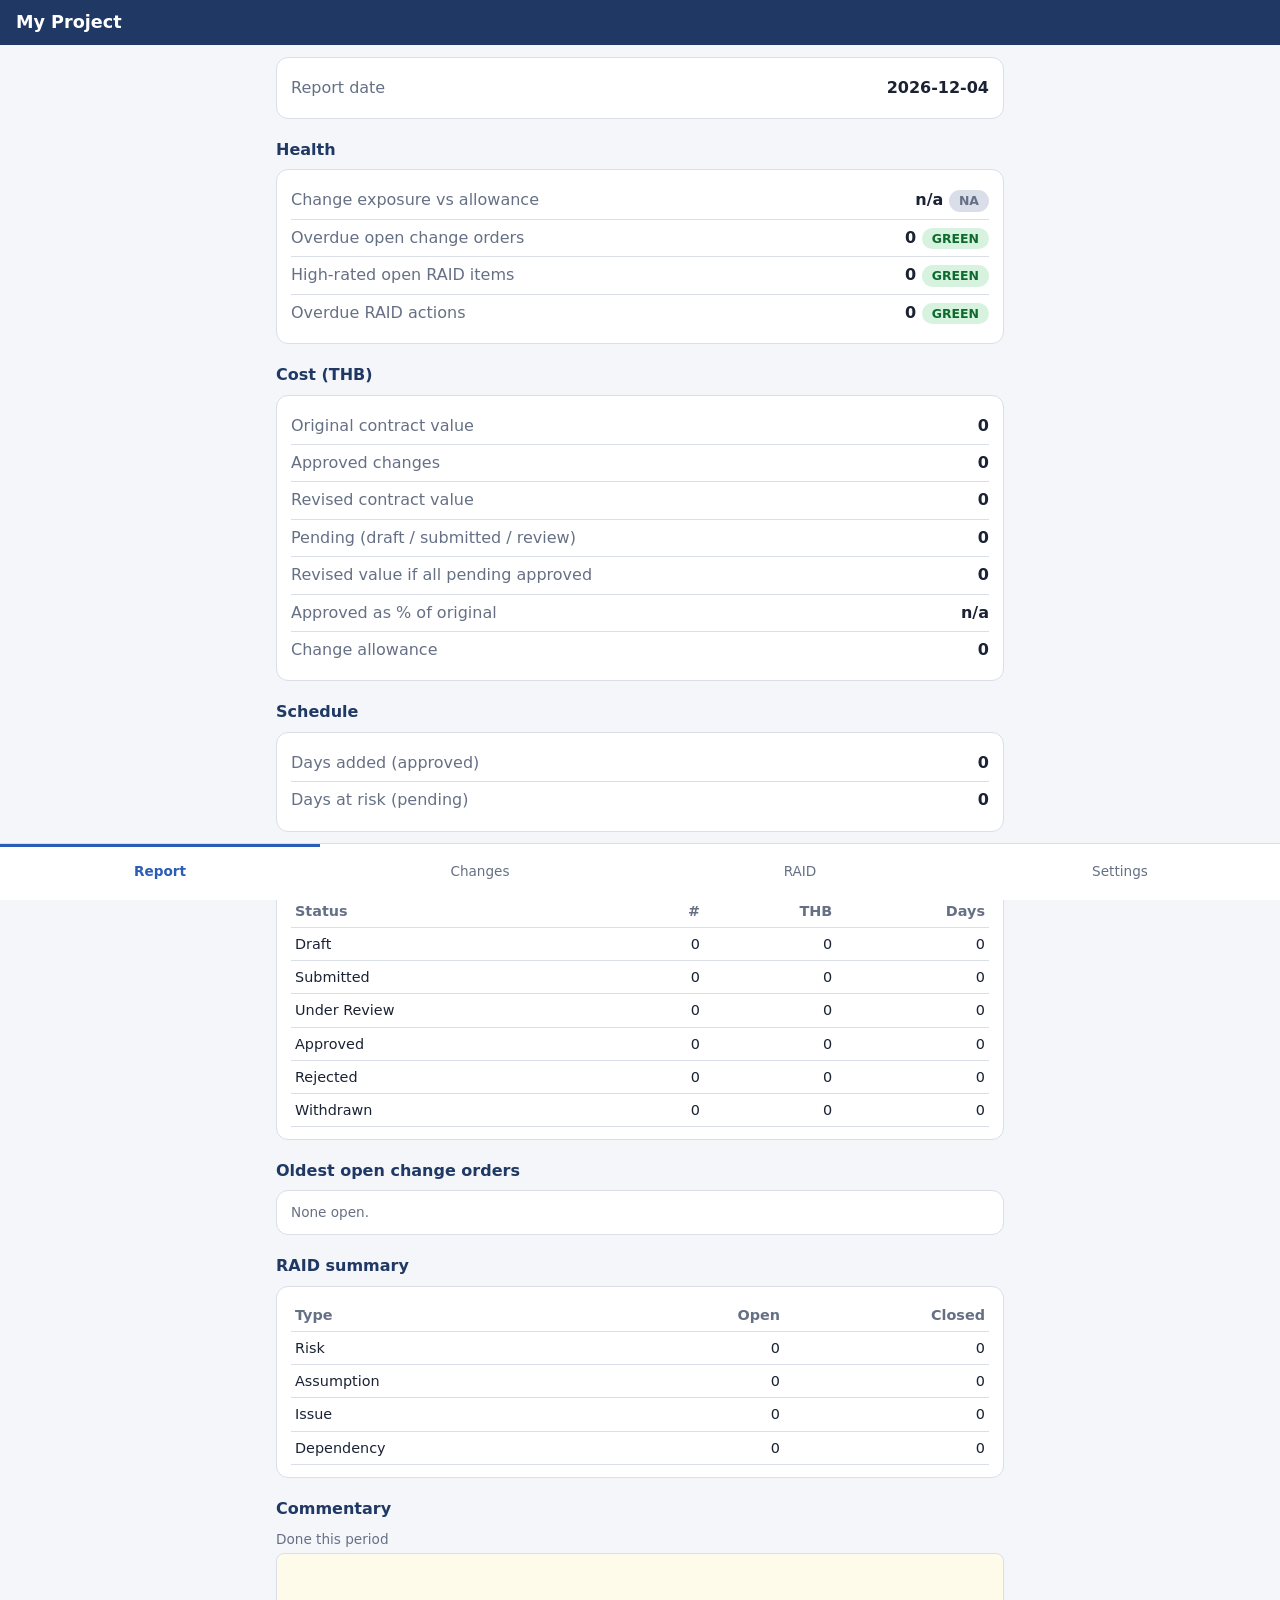
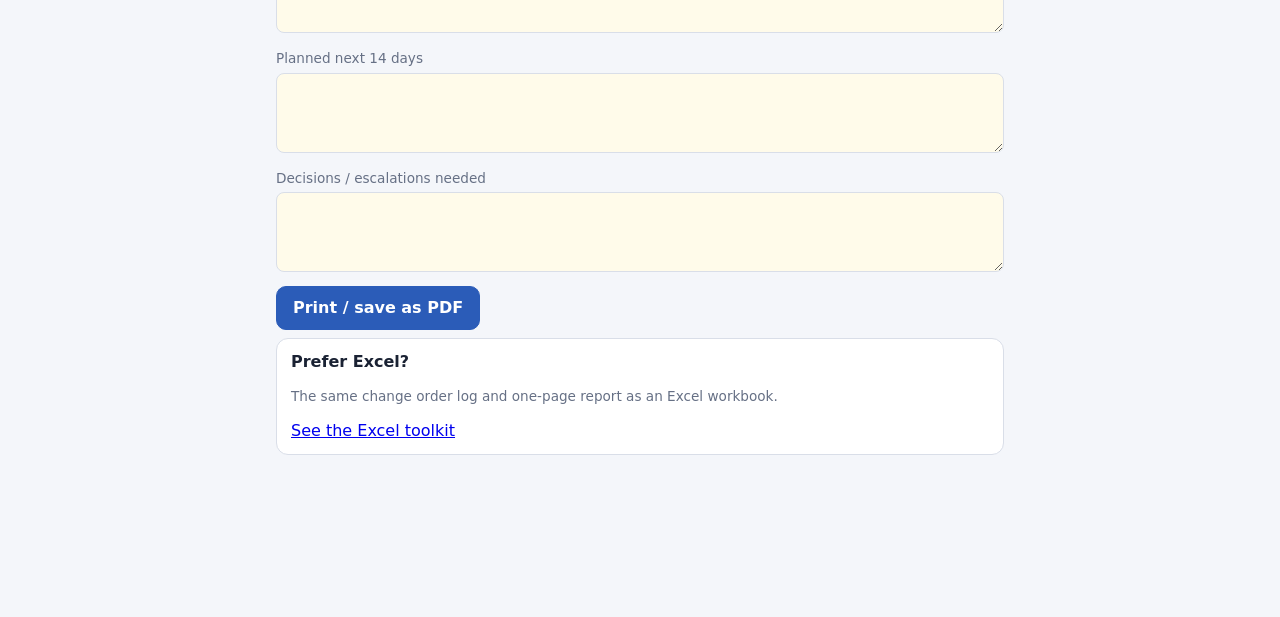
<file: index.html>
<!doctype html>
<html lang="en">
<head>
<meta charset="utf-8">
<meta name="viewport" content="width=device-width, initial-scale=1, viewport-fit=cover">
<meta name="theme-color" content="#1f3864">
<meta name="description" content="Log change orders and RAID items on site, offline, and get a one-page project status report.">
<link rel="manifest" href="manifest.webmanifest">
<link rel="icon" href="icons/icon-192.png">
<link rel="apple-touch-icon" href="icons/icon-192.png">
<link rel="stylesheet" href="styles.css">
<title>Change Order Tracker</title>
</head>
<body>
<header class="appbar"><h1 id="title">Change Order Tracker</h1></header>
<div id="banner" role="alert" hidden></div>
<main id="view" tabindex="-1"></main>
<nav class="tabs" aria-label="Sections">
  <button data-act="tab" data-tab="status">Report</button>
  <button data-act="tab" data-tab="changes">Changes</button>
  <button data-act="tab" data-tab="raid">RAID</button>
  <button data-act="tab" data-tab="settings">Settings</button>
</nav>
<dialog id="dlg"></dialog>
<script src="app.js"></script>
</body>
</html>
</file>
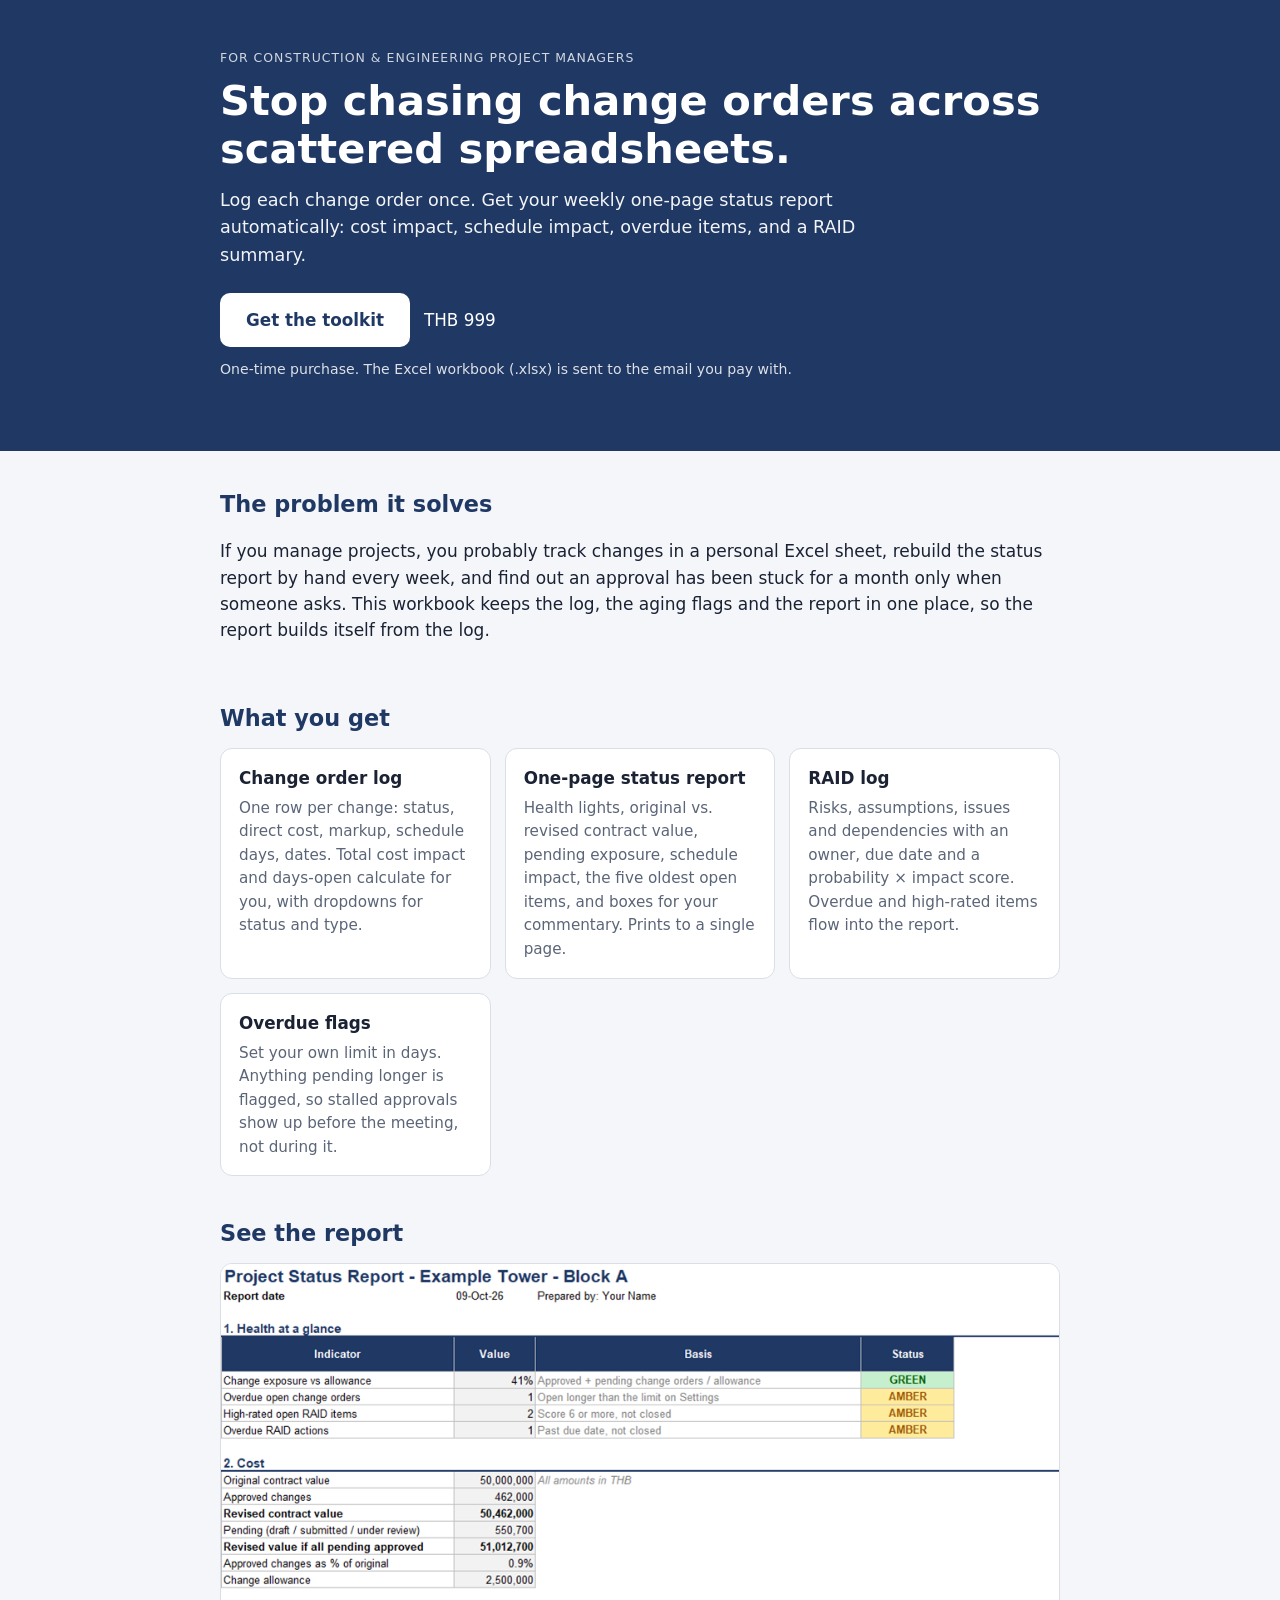
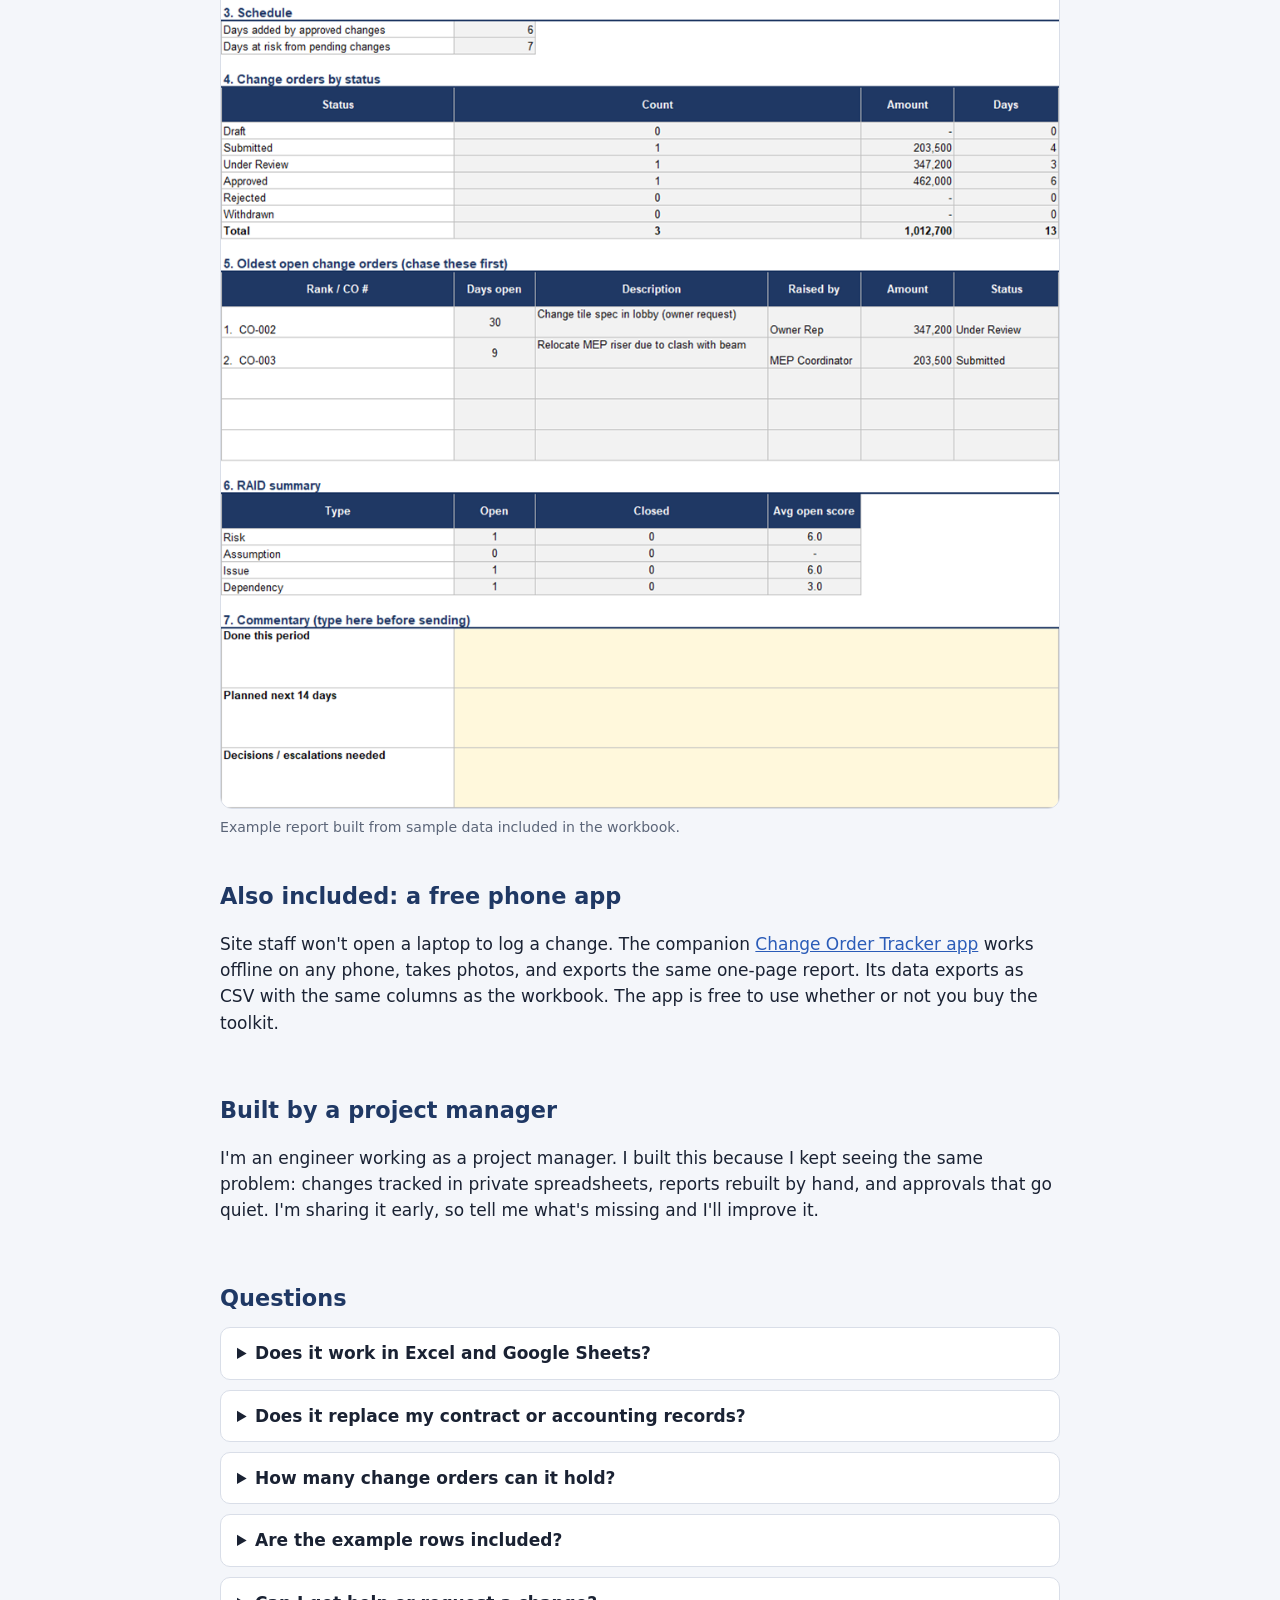
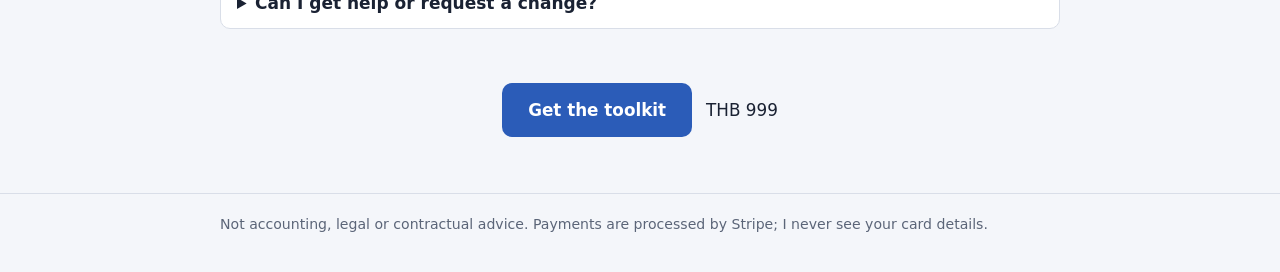
<file: toolkit/index.html>
<!doctype html>
<html lang="en">
<head>
<meta charset="utf-8">
<meta name="viewport" content="width=device-width, initial-scale=1">
<meta name="theme-color" content="#1f3864">
<title>Change Order &amp; Status Report Toolkit for Excel</title>
<meta name="description" content="An Excel workbook for project managers: log change orders and RAID items once, get a one-page status report automatically.">
<style>
  :root { --bg:#f4f6fa; --card:#fff; --ink:#1a2233; --muted:#5b6578; --line:#d9dee8; --navy:#1f3864; --accent:#2b5cb8; --on:#fff; }
  @media (prefers-color-scheme: dark) { :root { --bg:#0f1522; --card:#182033; --ink:#e8ecf5; --muted:#a3adc2; --line:#2b3550; --navy:#14213d; --accent:#6f9bff; } }
  * { box-sizing: border-box; }
  body { margin:0; background:var(--bg); color:var(--ink); font:17px/1.55 system-ui,-apple-system,"Segoe UI",Roboto,Arial,sans-serif; }
  .wrap { max-width: 880px; margin: 0 auto; padding: 0 20px; }
  header.hero { background: var(--navy); color: var(--on); padding: 48px 0 56px; }
  .eyebrow { text-transform: uppercase; letter-spacing: .08em; font-size: .78rem; opacity: .8; margin: 0 0 10px; }
  h1 { font-size: clamp(1.8rem, 5vw, 2.6rem); line-height: 1.15; margin: 0 0 14px; }
  .lead { font-size: 1.1rem; max-width: 40em; opacity: .95; margin: 0 0 24px; }
  .buy { display: inline-block; background: #fff; color: var(--navy); font-weight: 700; padding: 14px 26px; border-radius: 10px; text-decoration: none; border: 0; font-size: 1.05rem; cursor: pointer; }
  .buy:hover { filter: brightness(.95); }
  .buy[aria-disabled="true"] { opacity: .6; cursor: not-allowed; }
  .price { margin-left: 14px; font-size: 1.05rem; }
  .note { font-size: .88rem; opacity: .85; margin-top: 12px; }
  section { padding: 36px 0 4px; }
  h2 { font-size: 1.4rem; margin: 0 0 12px; color: var(--navy); }
  @media (prefers-color-scheme: dark) { h2 { color: var(--accent); } }
  .grid { display: grid; gap: 14px; grid-template-columns: repeat(auto-fit, minmax(230px, 1fr)); }
  .card { background: var(--card); border: 1px solid var(--line); border-radius: 12px; padding: 16px 18px; }
  .card h3 { margin: 0 0 6px; font-size: 1.05rem; }
  .card p { margin: 0; color: var(--muted); font-size: .95rem; }
  figure { margin: 0; }
  figure img { width: 100%; height: auto; border: 1px solid var(--line); border-radius: 12px; background: #fff; display: block; }
  figcaption { color: var(--muted); font-size: .88rem; margin-top: 8px; }
  ul.tick { list-style: none; padding: 0; margin: 0; }
  ul.tick li { padding: 6px 0 6px 28px; position: relative; }
  ul.tick li::before { content: "\2713"; position: absolute; left: 4px; color: var(--accent); font-weight: 700; }
  details { background: var(--card); border: 1px solid var(--line); border-radius: 10px; padding: 12px 16px; margin-bottom: 10px; }
  summary { cursor: pointer; font-weight: 600; }
  details p { margin: 8px 0 0; color: var(--muted); }
  .cta { text-align: center; padding: 40px 0 56px; }
  .cta .buy { background: var(--accent); color: #fff; }
  footer { border-top: 1px solid var(--line); padding: 20px 0 36px; color: var(--muted); font-size: .88rem; }
  a { color: var(--accent); }
  :focus-visible { outline: 3px solid #f5b400; outline-offset: 2px; }
</style>
</head>
<body>
<header class="hero"><div class="wrap">
  <p class="eyebrow">For construction &amp; engineering project managers</p>
  <h1>Stop chasing change orders across scattered spreadsheets.</h1>
  <p class="lead">Log each change order once. Get your weekly one-page status report automatically: cost impact, schedule impact, overdue items, and a RAID summary.</p>
  <a class="buy" id="buy1" href="#">Get the toolkit</a><span class="price" data-price></span>
  <p class="note">One-time purchase. The Excel workbook (.xlsx) is sent to the email you pay with.</p>
</div></header>

<main class="wrap">
  <section>
    <h2>The problem it solves</h2>
    <p>If you manage projects, you probably track changes in a personal Excel sheet, rebuild the status report by hand every week, and find out an approval has been stuck for a month only when someone asks. This workbook keeps the log, the aging flags and the report in one place, so the report builds itself from the log.</p>
  </section>

  <section>
    <h2>What you get</h2>
    <div class="grid">
      <div class="card"><h3>Change order log</h3><p>One row per change: status, direct cost, markup, schedule days, dates. Total cost impact and days-open calculate for you, with dropdowns for status and type.</p></div>
      <div class="card"><h3>One-page status report</h3><p>Health lights, original vs. revised contract value, pending exposure, schedule impact, the five oldest open items, and boxes for your commentary. Prints to a single page.</p></div>
      <div class="card"><h3>RAID log</h3><p>Risks, assumptions, issues and dependencies with an owner, due date and a probability &times; impact score. Overdue and high-rated items flow into the report.</p></div>
      <div class="card"><h3>Overdue flags</h3><p>Set your own limit in days. Anything pending longer is flagged, so stalled approvals show up before the meeting, not during it.</p></div>
    </div>
  </section>

  <section>
    <h2>See the report</h2>
    <figure>
      <img src="img/status-report.png" width="1008" height="1376" alt="Example one-page project status report showing health lights, cost summary, schedule impact, change orders by status, oldest open change orders and RAID summary" loading="lazy">
      <figcaption>Example report built from sample data included in the workbook.</figcaption>
    </figure>
  </section>

  <section>
    <h2>Also included: a free phone app</h2>
    <p>Site staff won't open a laptop to log a change. The companion <a href="../">Change Order Tracker app</a> works offline on any phone, takes photos, and exports the same one-page report. Its data exports as CSV with the same columns as the workbook. The app is free to use whether or not you buy the toolkit.</p>
  </section>

  <section>
    <h2>Built by a project manager</h2>
    <p>I'm an engineer working as a project manager. I built this because I kept seeing the same problem: changes tracked in private spreadsheets, reports rebuilt by hand, and approvals that go quiet. I'm sharing it early, so tell me what's missing and I'll improve it.</p>
  </section>

  <section>
    <h2>Questions</h2>
    <details><summary>Does it work in Excel and Google Sheets?</summary><p>It's built and tested in Microsoft Excel. It uses only standard functions and should open in Google Sheets, but I have not tested it there yet.</p></details>
    <details><summary>Does it replace my contract or accounting records?</summary><p>No. It's a tracking aid. Always check amounts and approvals against your contract documents.</p></details>
    <details><summary>How many change orders can it hold?</summary><p>200 change orders and 100 RAID items per file. You can extend it by copying the last row's formulas down.</p></details>
    <details><summary>Are the example rows included?</summary><p>Yes. A few example rows show the format. Delete them or type over them.</p></details>
    <details><summary>Can I get help or request a change?</summary><p data-contact>Contact details will be added here.</p></details>
  </section>

  <div class="cta">
    <a class="buy" id="buy2" href="#">Get the toolkit</a><span class="price" data-price></span>
  </div>
</main>

<footer><div class="wrap">Not accounting, legal or contractual advice. Payments are processed by Stripe; I never see your card details.</div></footer>

<script>
  // ---- Edit these three values before publishing --------------------------
  const PAYMENT_LINK = 'https://buy.stripe.com/00wbJ0aqh4ZB9tU5TG4ko00';
  const PRICE = 'THB 999';
  const CONTACT = ''; // e.g. 'you@example.com' - leave empty to hide
  // -------------------------------------------------------------------------
  const ready = /^https:\/\/(buy\.stripe\.com|checkout\.stripe\.com|rzp\.io|razorpay\.com)\//.test(PAYMENT_LINK);
  for (const a of document.querySelectorAll('.buy')) {
    if (ready) { a.href = PAYMENT_LINK; a.rel = 'noopener'; }
    else { a.setAttribute('aria-disabled', 'true'); a.removeAttribute('href'); a.textContent = 'Not available yet'; a.addEventListener('click', e => e.preventDefault()); }
  }
  for (const p of document.querySelectorAll('[data-price]')) p.textContent = ready ? PRICE : '';
  const c = document.querySelector('[data-contact]');
  if (CONTACT) { c.textContent = 'Email '; const l = document.createElement('a'); l.href = 'mailto:' + CONTACT; l.textContent = CONTACT; c.append(l, ' and I will reply.'); }
</script>
</body>
</html>
</file>
<file: styles.css>
:root {
  --bg: #f4f6fa; --card: #fff; --ink: #1a2233; --muted: #667085; --line: #d9dee8;
  --navy: #1f3864; --accent: #2b5cb8; --on-navy: #fff;
  --green-bg: #d7f2df; --green: #0d6b2e; --amber-bg: #fdecc0; --amber: #8a5300; --red-bg: #fbd5d5; --red: #a11d1d;
  --input: #fffbea;
}
@media (prefers-color-scheme: dark) {
  :root {
    --bg: #0f1522; --card: #182033; --ink: #e8ecf5; --muted: #98a2b8; --line: #2b3550;
    --navy: #14213d; --accent: #6f9bff;
    --green-bg: #12351f; --green: #7fe0a0; --amber-bg: #3a2c0c; --amber: #f3c969; --red-bg: #3d1717; --red: #ff9b9b;
    --input: #1f2940;
  }
}
* { box-sizing: border-box; }
html { -webkit-text-size-adjust: 100%; }
body {
  margin: 0; background: var(--bg); color: var(--ink);
  font: 16px/1.4 system-ui, -apple-system, "Segoe UI", Roboto, Arial, sans-serif;
  padding-bottom: calc(64px + env(safe-area-inset-bottom));
}
.appbar { background: var(--navy); color: var(--on-navy); padding: calc(10px + env(safe-area-inset-top)) 16px 10px; position: sticky; top: 0; z-index: 5; }
.appbar h1 { margin: 0; font-size: 1.1rem; }
main { padding: 12px 16px 88px; max-width: 760px; margin: 0 auto; outline: none; }
#banner { background: var(--red-bg); color: var(--red); padding: 10px 16px; font-weight: 600; }
.tabs {
  position: fixed; bottom: 0; left: 0; right: 0; display: grid; grid-template-columns: repeat(4, 1fr);
  background: var(--card); border-top: 1px solid var(--line); padding-bottom: env(safe-area-inset-bottom); z-index: 5;
}
.tabs button { border: 0; background: none; color: var(--muted); font: inherit; font-size: .85rem; min-height: 56px; cursor: pointer; }
.tabs button[aria-current="page"] { color: var(--accent); font-weight: 700; box-shadow: inset 0 3px var(--accent); }
h2 { font-size: 1rem; margin: 20px 0 8px; color: var(--navy); }
@media (prefers-color-scheme: dark) { h2 { color: var(--accent); } }
.card { background: var(--card); border: 1px solid var(--line); border-radius: 12px; padding: 12px 14px; margin-bottom: 10px; }
.row { display: flex; justify-content: space-between; align-items: center; gap: 12px; padding: 7px 0; border-bottom: 1px solid var(--line); }
.row:last-child { border-bottom: 0; }
.row .k { color: var(--muted); }
.row .v { font-weight: 600; text-align: right; font-variant-numeric: tabular-nums; }
.pill { display: inline-block; padding: 2px 10px; border-radius: 99px; font-size: .78rem; font-weight: 700; white-space: nowrap; }
.GREEN, .Approved { background: var(--green-bg); color: var(--green); }
.AMBER, .Submitted, .Under-Review, .Mitigating { background: var(--amber-bg); color: var(--amber); }
.RED, .OVERDUE, .Rejected { background: var(--red-bg); color: var(--red); }
.Draft, .Withdrawn, .Closed, .Open, .NA { background: var(--line); color: var(--muted); }
.item { display: block; width: 100%; text-align: left; font: inherit; color: inherit; cursor: pointer; }
.item .top { display: flex; justify-content: space-between; gap: 8px; align-items: baseline; }
.item .no { font-weight: 700; }
.item .desc { margin: 4px 0 6px; }
.item .meta { color: var(--muted); font-size: .85rem; display: flex; gap: 8px; flex-wrap: wrap; align-items: center; }
.chips { display: flex; gap: 6px; overflow-x: auto; padding: 4px 0 10px; }
.chip { border: 1px solid var(--line); background: var(--card); color: var(--ink); border-radius: 99px; padding: 6px 14px; font: inherit; font-size: .85rem; white-space: nowrap; min-height: 36px; cursor: pointer; }
.chip[aria-pressed="true"] { background: var(--navy); color: var(--on-navy); border-color: var(--navy); }
.fab {
  position: fixed; right: 16px; bottom: calc(76px + env(safe-area-inset-bottom)); z-index: 4;
  background: var(--accent); color: #fff; border: 0; border-radius: 28px; padding: 0 22px; min-height: 52px;
  font: inherit; font-weight: 700; box-shadow: 0 4px 14px #0004; cursor: pointer;
}
button.btn { font: inherit; min-height: 44px; padding: 0 16px; border-radius: 10px; border: 1px solid var(--line); background: var(--card); color: var(--ink); cursor: pointer; }
button.btn.primary { background: var(--accent); color: #fff; border-color: var(--accent); font-weight: 700; }
button.btn.danger { color: var(--red); }
.btns { display: flex; gap: 8px; flex-wrap: wrap; margin: 8px 0; }
label { display: block; font-size: .85rem; color: var(--muted); margin: 10px 0 4px; }
input, select, textarea {
  width: 100%; font: inherit; color: var(--ink); background: var(--input); border: 1px solid var(--line);
  border-radius: 8px; padding: 10px; min-height: 44px;
}
textarea { min-height: 80px; resize: vertical; }
.grid2 { display: grid; grid-template-columns: 1fr 1fr; gap: 10px; }
dialog { width: min(560px, 100%); max-height: 100dvh; margin: auto; padding: 0; border: 0; border-radius: 14px; background: var(--card); color: var(--ink); }
dialog::backdrop { background: #0008; }
dialog form { padding: 16px; max-height: 92dvh; overflow-y: auto; }
dialog h3 { margin: 0 0 4px; }
.thumbs { display: flex; gap: 8px; flex-wrap: wrap; margin-top: 8px; }
.thumbs figure { margin: 0; position: relative; }
.thumbs img { width: 84px; height: 84px; object-fit: cover; border-radius: 8px; border: 1px solid var(--line); display: block; }
.thumbs button { position: absolute; top: -6px; right: -6px; width: 26px; height: 26px; border-radius: 50%; border: 0; background: var(--red); color: #fff; cursor: pointer; }
.muted { color: var(--muted); font-size: .85rem; }
.empty { text-align: center; color: var(--muted); padding: 32px 8px; }
table { width: 100%; border-collapse: collapse; font-size: .9rem; }
th, td { text-align: right; padding: 6px 4px; border-bottom: 1px solid var(--line); font-variant-numeric: tabular-nums; }
th:first-child, td:first-child { text-align: left; }
th { color: var(--muted); font-weight: 600; }
.print-head { display: none; }
@media print {
  .appbar, .tabs, .fab, .no-print, #banner { display: none !important; }
  body { background: #fff; color: #000; padding: 0; }
  .card { border-color: #bbb; break-inside: avoid; }
  .print-head { display: block; margin-bottom: 8px; }
  textarea { border: 1px solid #bbb; background: #fff; color: #000; min-height: 60px; }
  :root { --green-bg: #d7f2df; --green: #0d6b2e; --amber-bg: #fdecc0; --amber: #8a5300; --red-bg: #fbd5d5; --red: #a11d1d; --card: #fff; --ink: #000; --line: #ccc; --muted: #444; --navy: #1f3864; }
}
</file>
